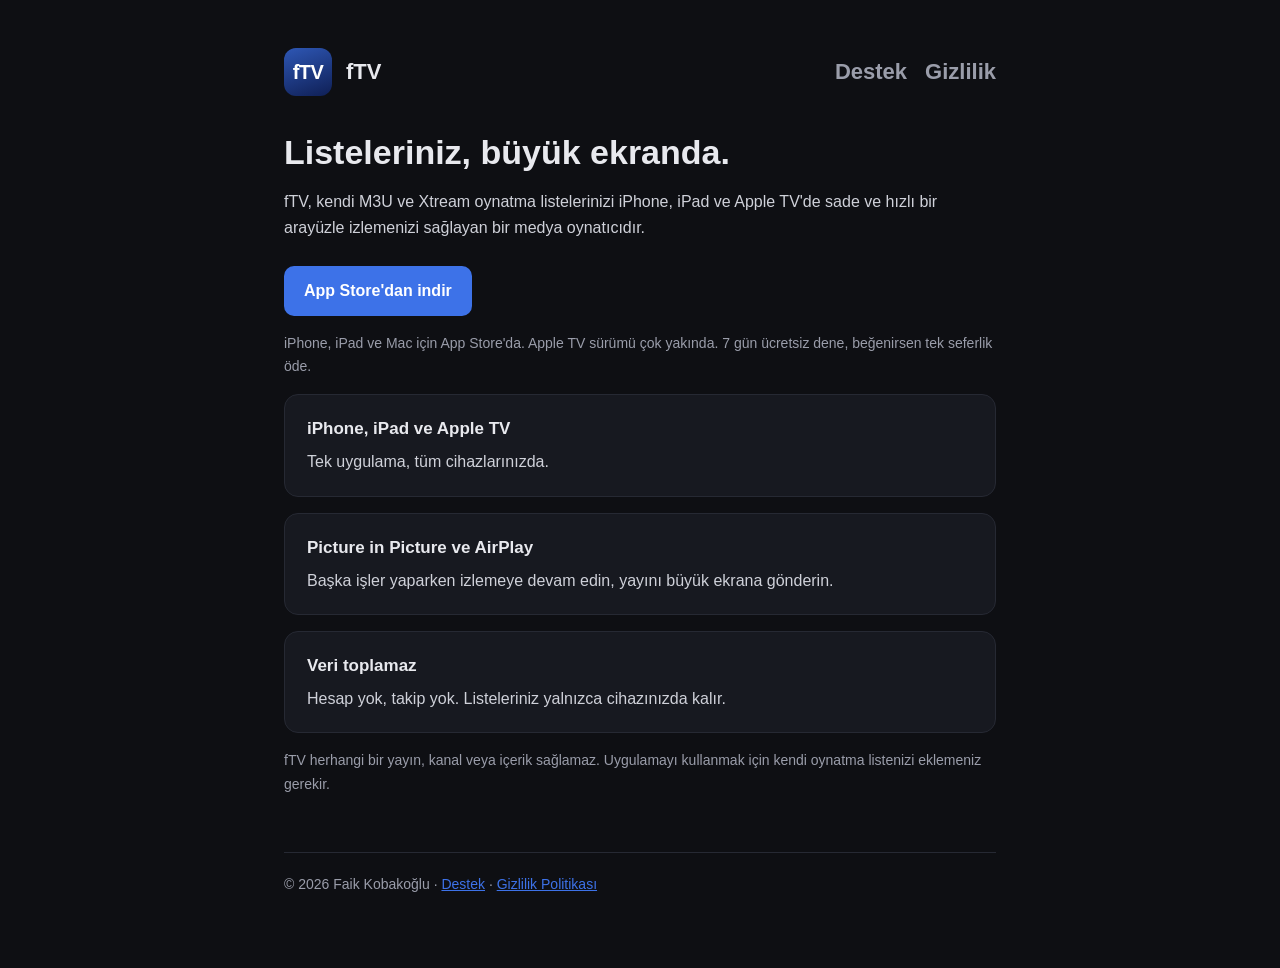
<file: index.html>
<!DOCTYPE html>
<html lang="tr">
<head>
  <meta charset="utf-8">
  <meta name="viewport" content="width=device-width, initial-scale=1">
  <title>fTV – IPTV ve M3U Oynatıcı</title>
  <meta name="description" content="fTV, kendi M3U ve Xtream listelerinizi iPhone, iPad ve Apple TV'de izlemenizi sağlayan medya oynatıcıdır.">
  <link rel="stylesheet" href="style.css">
</head>
<body>
  <div class="wrap">
    <header>
      <div class="logo">fTV</div>
      <a href="index.html">fTV</a>
      <nav>
        <a href="support.html">Destek</a>
        <a href="privacy.html">Gizlilik</a>
      </nav>
    </header>

    <h1>Listeleriniz, büyük ekranda.</h1>
    <p>fTV, kendi M3U ve Xtream oynatma listelerinizi iPhone, iPad ve Apple TV'de sade ve hızlı bir arayüzle izlemenizi sağlayan bir medya oynatıcıdır.</p>

    <p><a class="btn" href="https://apps.apple.com/app/id6833165221">App Store'dan indir</a></p>
    <p class="muted">iPhone, iPad ve Mac için App Store'da. Apple TV sürümü çok yakında. 7 gün ücretsiz dene, beğenirsen tek seferlik öde.</p>

    <div class="card">
      <h3>iPhone, iPad ve Apple TV</h3>
      <p>Tek uygulama, tüm cihazlarınızda.</p>
    </div>
    <div class="card">
      <h3>Picture in Picture ve AirPlay</h3>
      <p>Başka işler yaparken izlemeye devam edin, yayını büyük ekrana gönderin.</p>
    </div>
    <div class="card">
      <h3>Veri toplamaz</h3>
      <p>Hesap yok, takip yok. Listeleriniz yalnızca cihazınızda kalır.</p>
    </div>

    <p class="muted">fTV herhangi bir yayın, kanal veya içerik sağlamaz. Uygulamayı kullanmak için kendi oynatma listenizi eklemeniz gerekir.</p>

    <footer class="muted">
      © 2026 Faik Kobakoğlu · <a href="support.html">Destek</a> · <a href="privacy.html">Gizlilik Politikası</a>
    </footer>
  </div>
</body>
</html>
</file>
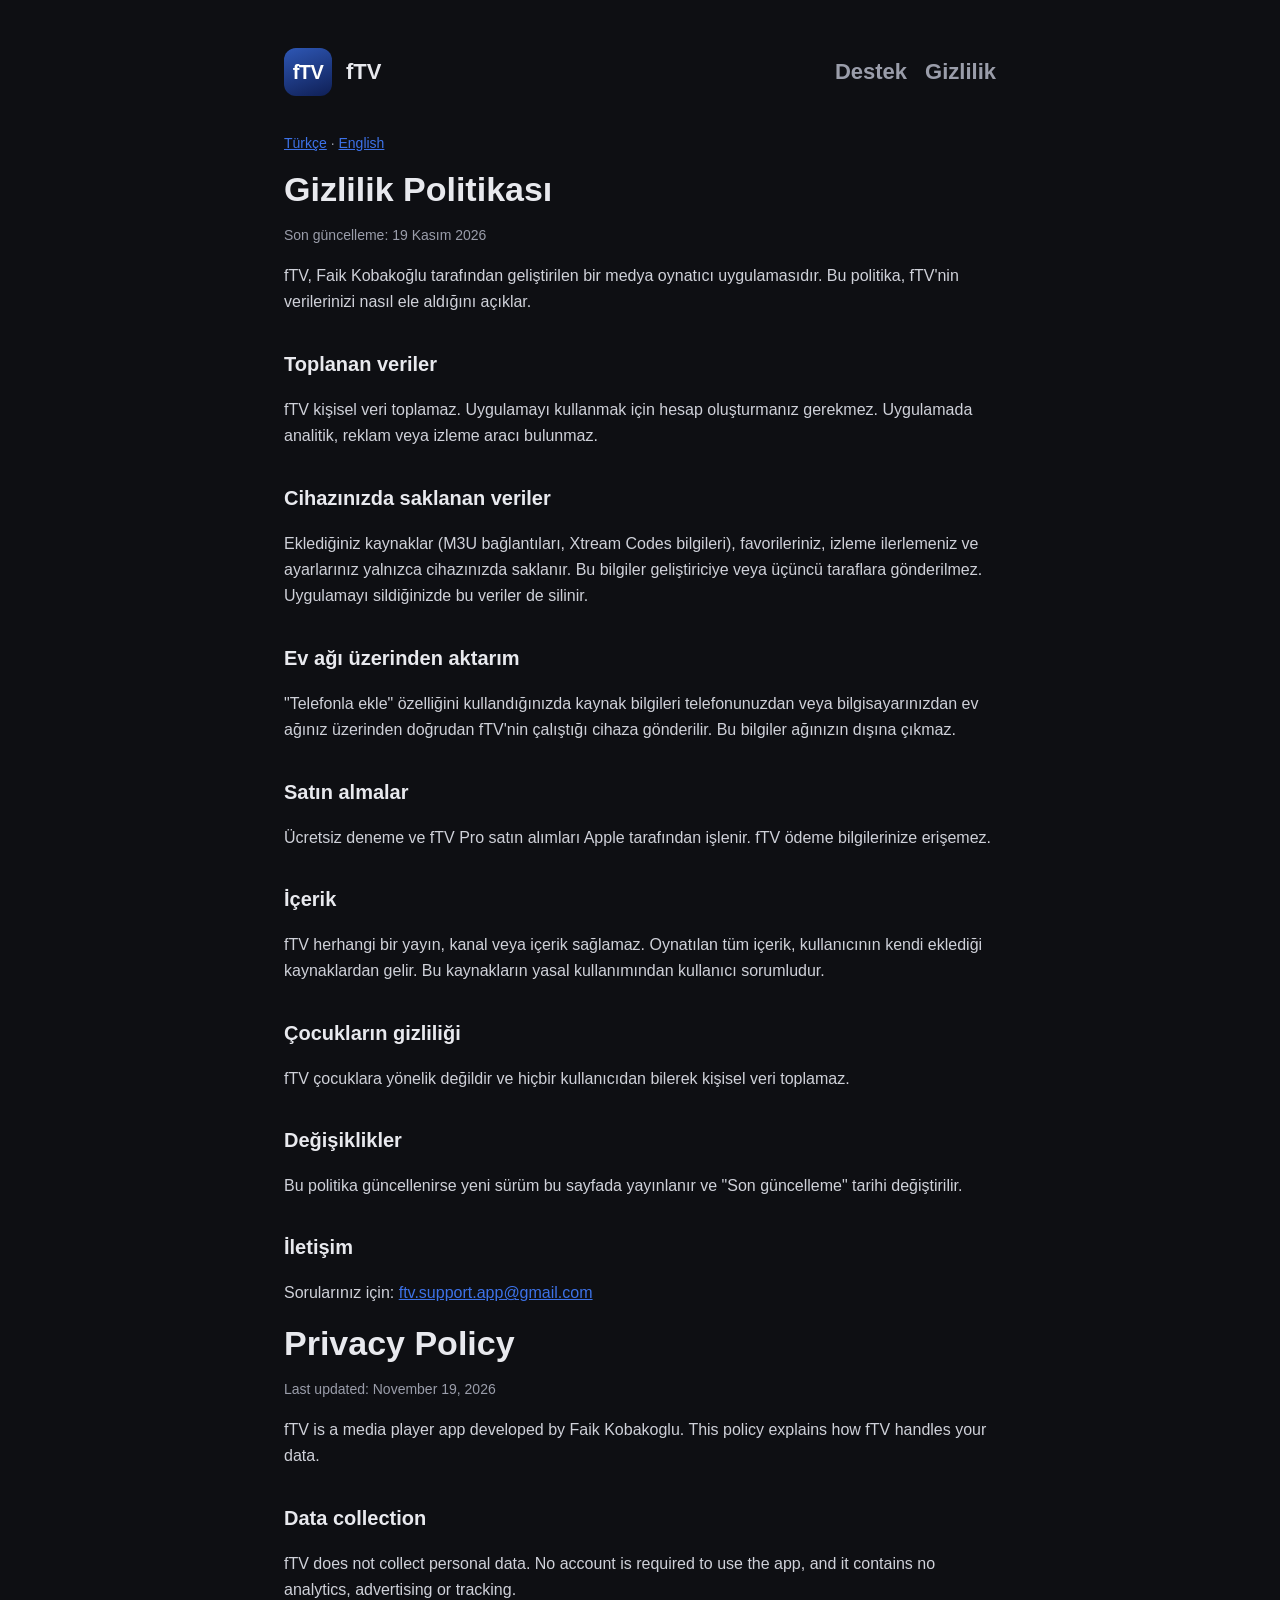
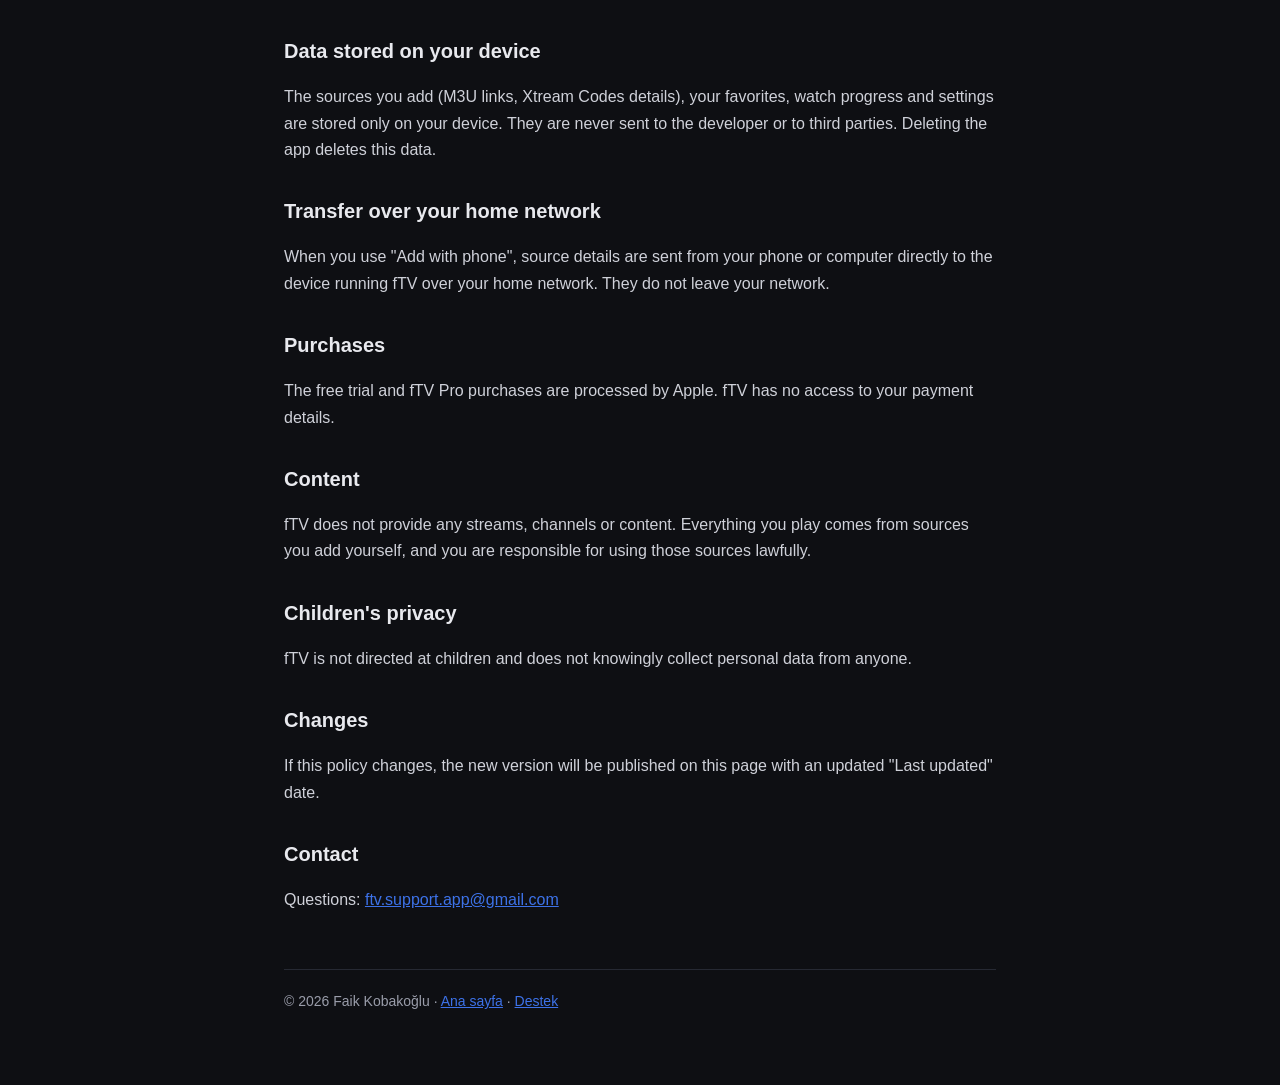
<file: privacy.html>
<!DOCTYPE html>
<html lang="tr">
<head>
  <meta charset="utf-8">
  <meta name="viewport" content="width=device-width, initial-scale=1">
  <title>Gizlilik Politikası / Privacy Policy – fTV</title>
  <link rel="stylesheet" href="style.css">
</head>
<body>
  <div class="wrap">
    <header>
      <div class="logo">fTV</div>
      <a href="index.html">fTV</a>
      <nav>
        <a href="support.html">Destek</a>
        <a href="privacy.html">Gizlilik</a>
      </nav>
    </header>

    <p class="muted"><a href="#tr">Türkçe</a> · <a href="#en">English</a></p>

    <section id="tr" lang="tr">
      <h1>Gizlilik Politikası</h1>
      <p class="muted">Son güncelleme: 19 Kasım 2026</p>

      <p>fTV, Faik Kobakoğlu tarafından geliştirilen bir medya oynatıcı uygulamasıdır. Bu politika, fTV'nin verilerinizi nasıl ele aldığını açıklar.</p>

      <h2>Toplanan veriler</h2>
      <p>fTV kişisel veri toplamaz. Uygulamayı kullanmak için hesap oluşturmanız gerekmez. Uygulamada analitik, reklam veya izleme aracı bulunmaz.</p>

      <h2>Cihazınızda saklanan veriler</h2>
      <p>Eklediğiniz kaynaklar (M3U bağlantıları, Xtream Codes bilgileri), favorileriniz, izleme ilerlemeniz ve ayarlarınız yalnızca cihazınızda saklanır. Bu bilgiler geliştiriciye veya üçüncü taraflara gönderilmez. Uygulamayı sildiğinizde bu veriler de silinir.</p>

      <h2>Ev ağı üzerinden aktarım</h2>
      <p>"Telefonla ekle" özelliğini kullandığınızda kaynak bilgileri telefonunuzdan veya bilgisayarınızdan ev ağınız üzerinden doğrudan fTV'nin çalıştığı cihaza gönderilir. Bu bilgiler ağınızın dışına çıkmaz.</p>

      <h2>Satın almalar</h2>
      <p>Ücretsiz deneme ve fTV Pro satın alımları Apple tarafından işlenir. fTV ödeme bilgilerinize erişemez.</p>

      <h2>İçerik</h2>
      <p>fTV herhangi bir yayın, kanal veya içerik sağlamaz. Oynatılan tüm içerik, kullanıcının kendi eklediği kaynaklardan gelir. Bu kaynakların yasal kullanımından kullanıcı sorumludur.</p>

      <h2>Çocukların gizliliği</h2>
      <p>fTV çocuklara yönelik değildir ve hiçbir kullanıcıdan bilerek kişisel veri toplamaz.</p>

      <h2>Değişiklikler</h2>
      <p>Bu politika güncellenirse yeni sürüm bu sayfada yayınlanır ve "Son güncelleme" tarihi değiştirilir.</p>

      <h2>İletişim</h2>
      <p>Sorularınız için: <a href="mailto:ftv.support.app@gmail.com">ftv.support.app@gmail.com</a></p>
    </section>

    <section id="en" lang="en">
      <h1>Privacy Policy</h1>
      <p class="muted">Last updated: November 19, 2026</p>

      <p>fTV is a media player app developed by Faik Kobakoglu. This policy explains how fTV handles your data.</p>

      <h2>Data collection</h2>
      <p>fTV does not collect personal data. No account is required to use the app, and it contains no analytics, advertising or tracking.</p>

      <h2>Data stored on your device</h2>
      <p>The sources you add (M3U links, Xtream Codes details), your favorites, watch progress and settings are stored only on your device. They are never sent to the developer or to third parties. Deleting the app deletes this data.</p>

      <h2>Transfer over your home network</h2>
      <p>When you use "Add with phone", source details are sent from your phone or computer directly to the device running fTV over your home network. They do not leave your network.</p>

      <h2>Purchases</h2>
      <p>The free trial and fTV Pro purchases are processed by Apple. fTV has no access to your payment details.</p>

      <h2>Content</h2>
      <p>fTV does not provide any streams, channels or content. Everything you play comes from sources you add yourself, and you are responsible for using those sources lawfully.</p>

      <h2>Children's privacy</h2>
      <p>fTV is not directed at children and does not knowingly collect personal data from anyone.</p>

      <h2>Changes</h2>
      <p>If this policy changes, the new version will be published on this page with an updated "Last updated" date.</p>

      <h2>Contact</h2>
      <p>Questions: <a href="mailto:ftv.support.app@gmail.com">ftv.support.app@gmail.com</a></p>
    </section>

    <footer class="muted">
      © 2026 Faik Kobakoğlu · <a href="index.html">Ana sayfa</a> · <a href="support.html">Destek</a>
    </footer>
  </div>
</body>
</html>
</file>
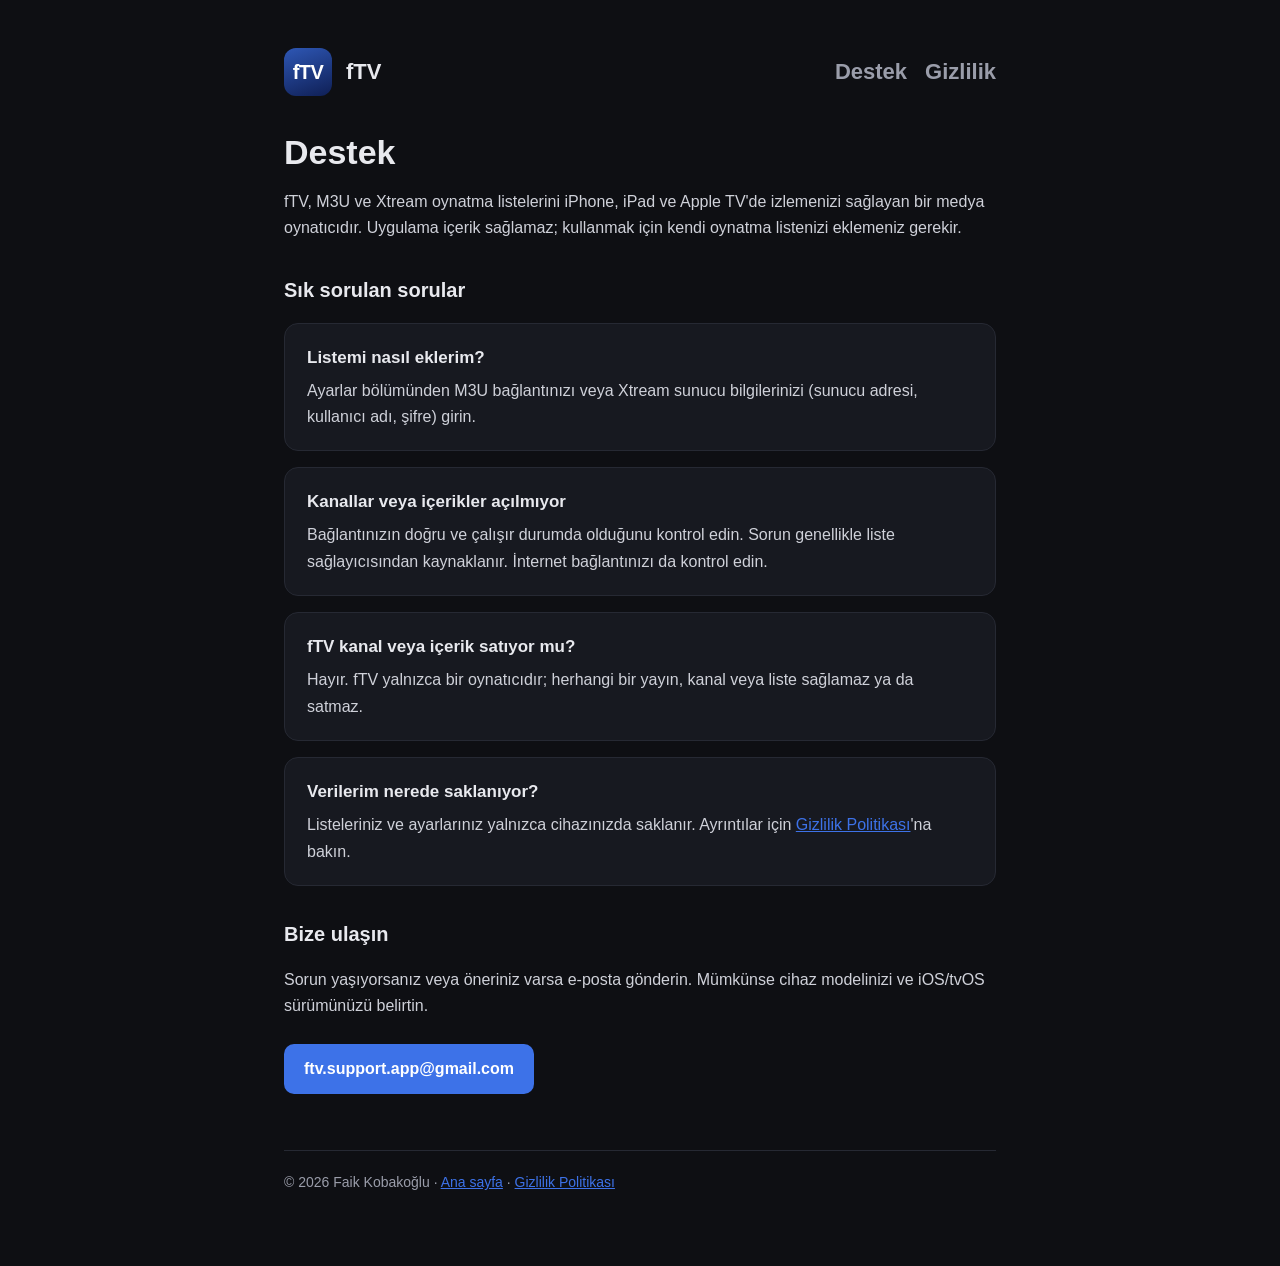
<file: support.html>
<!DOCTYPE html>
<html lang="tr">
<head>
  <meta charset="utf-8">
  <meta name="viewport" content="width=device-width, initial-scale=1">
  <title>Destek – fTV</title>
  <link rel="stylesheet" href="style.css">
</head>
<body>
  <div class="wrap">
    <header>
      <div class="logo">fTV</div>
      <a href="index.html">fTV</a>
      <nav>
        <a href="support.html">Destek</a>
        <a href="privacy.html">Gizlilik</a>
      </nav>
    </header>

    <h1>Destek</h1>
    <p>fTV, M3U ve Xtream oynatma listelerini iPhone, iPad ve Apple TV'de izlemenizi sağlayan bir medya oynatıcıdır. Uygulama içerik sağlamaz; kullanmak için kendi oynatma listenizi eklemeniz gerekir.</p>

    <h2>Sık sorulan sorular</h2>

    <div class="card">
      <h3>Listemi nasıl eklerim?</h3>
      <p>Ayarlar bölümünden M3U bağlantınızı veya Xtream sunucu bilgilerinizi (sunucu adresi, kullanıcı adı, şifre) girin.</p>
    </div>
    <div class="card">
      <h3>Kanallar veya içerikler açılmıyor</h3>
      <p>Bağlantınızın doğru ve çalışır durumda olduğunu kontrol edin. Sorun genellikle liste sağlayıcısından kaynaklanır. İnternet bağlantınızı da kontrol edin.</p>
    </div>
    <div class="card">
      <h3>fTV kanal veya içerik satıyor mu?</h3>
      <p>Hayır. fTV yalnızca bir oynatıcıdır; herhangi bir yayın, kanal veya liste sağlamaz ya da satmaz.</p>
    </div>
    <div class="card">
      <h3>Verilerim nerede saklanıyor?</h3>
      <p>Listeleriniz ve ayarlarınız yalnızca cihazınızda saklanır. Ayrıntılar için <a href="privacy.html">Gizlilik Politikası</a>'na bakın.</p>
    </div>

    <h2>Bize ulaşın</h2>
    <p>Sorun yaşıyorsanız veya öneriniz varsa e-posta gönderin. Mümkünse cihaz modelinizi ve iOS/tvOS sürümünüzü belirtin.</p>
    <a class="btn" href="mailto:ftv.support.app@gmail.com">ftv.support.app@gmail.com</a>

    <footer class="muted">
      © 2026 Faik Kobakoğlu · <a href="index.html">Ana sayfa</a> · <a href="privacy.html">Gizlilik Politikası</a>
    </footer>
  </div>
</body>
</html>
</file>
<file: style.css>
:root {
  --bg: #0e0f13;
  --card: #171920;
  --text: #e8e9ee;
  --muted: #9a9daa;
  --accent: #3d72e8;
  --line: #262933;
}
* { box-sizing: border-box; }
body {
  margin: 0;
  font-family: -apple-system, BlinkMacSystemFont, "Segoe UI", Roboto, sans-serif;
  background: var(--bg);
  color: var(--text);
  line-height: 1.65;
}
.wrap { max-width: 760px; margin: 0 auto; padding: 48px 24px 72px; }
header { display: flex; align-items: center; gap: 14px; margin-bottom: 36px; }
.logo {
  width: 48px; height: 48px; border-radius: 12px;
  background: linear-gradient(160deg, #2e57b5, #0f1f55); color: #fff;
  display: grid; place-items: center;
  font-weight: 800; font-size: 20px; letter-spacing: -0.5px;
}
header a { color: var(--text); text-decoration: none; font-weight: 700; font-size: 22px; }
nav { margin-left: auto; display: flex; gap: 18px; font-size: 15px; }
nav a { color: var(--muted); text-decoration: none; }
nav a:hover { color: var(--text); }
h1 { font-size: 34px; line-height: 1.2; margin: 0 0 8px; }
h2 { font-size: 20px; margin: 32px 0 8px; }
p, li { color: #cfd1d9; }
.muted { color: var(--muted); font-size: 14px; }
.card {
  background: var(--card); border: 1px solid var(--line);
  border-radius: 14px; padding: 20px 22px; margin: 16px 0;
}
.card h3 { margin: 0 0 6px; font-size: 17px; }
.card p { margin: 0; }
a { color: var(--accent); }
.btn {
  display: inline-block; background: var(--accent); color: #fff;
  padding: 12px 20px; border-radius: 10px; text-decoration: none; font-weight: 600;
  margin-top: 8px;
}
footer { margin-top: 56px; padding-top: 20px; border-top: 1px solid var(--line); }
@media (max-width: 560px) {
  header { flex-wrap: wrap; }
  nav { margin-left: 0; width: 100%; }
  h1 { font-size: 28px; }
}
</file>
